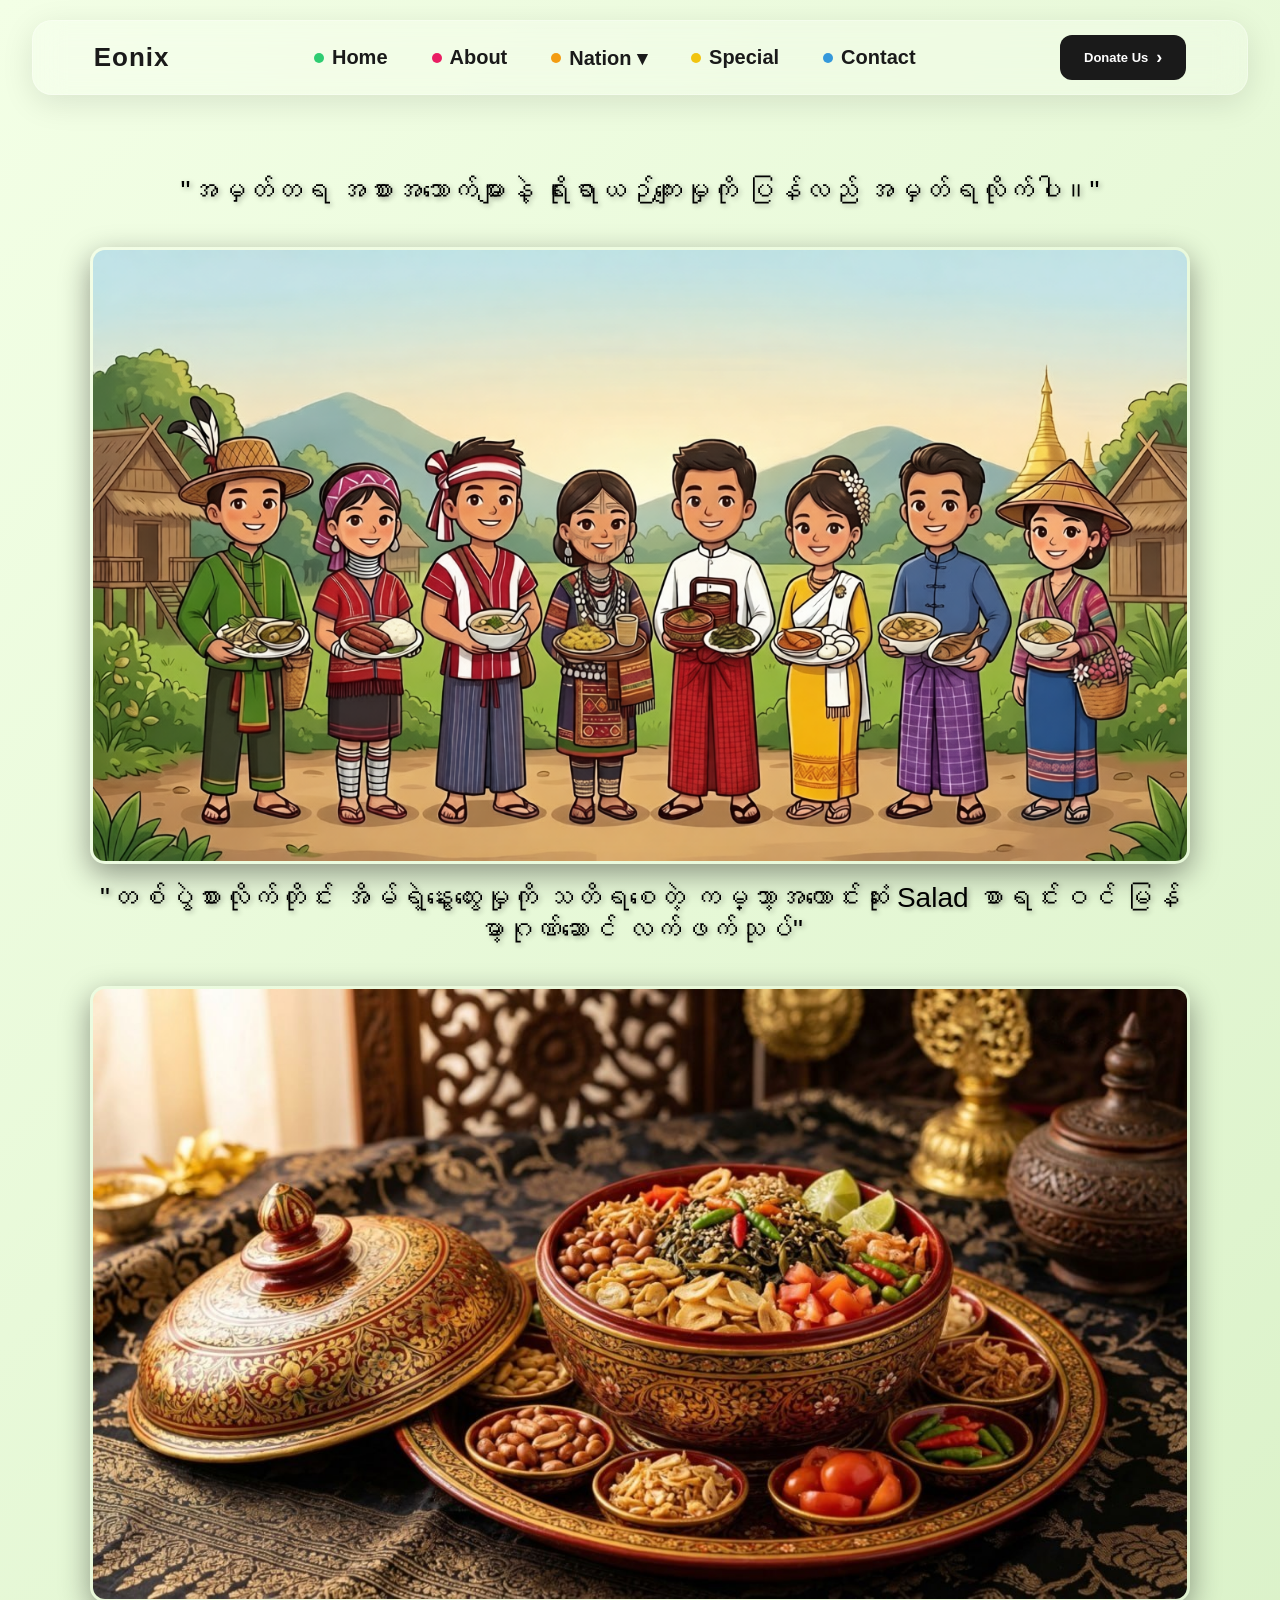
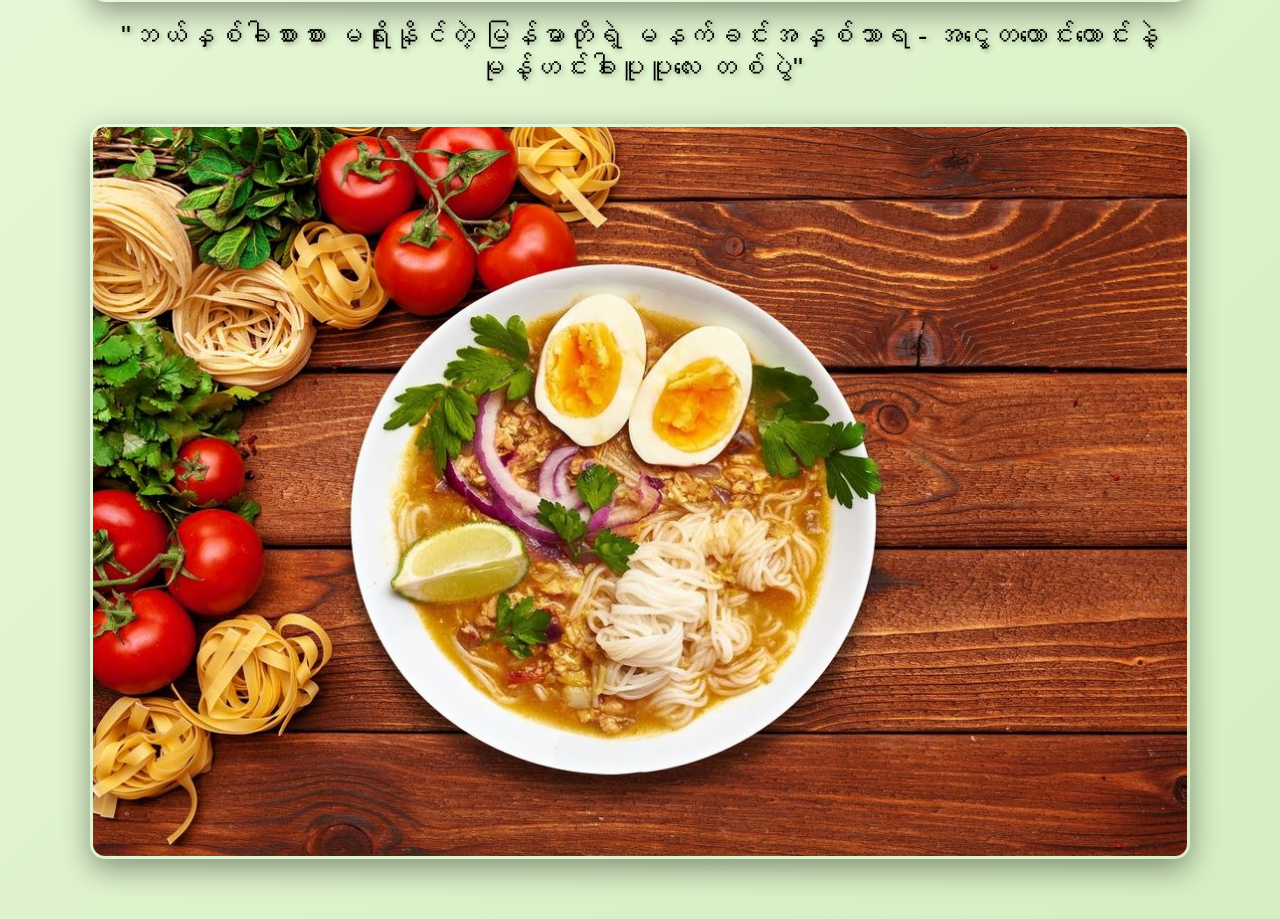
<file: index.html>
<!DOCTYPE html>
<html lang="en">
<head>
    <meta charset="UTF-8">
    <meta name="viewport" content="width=device-width, initial-scale=1.0">
    <title>Eonix - Modern Glass Website</title>
    <link rel="stylesheet" href="rehersal.css">
</head>
<body>

   <nav class="navbar">
        <div class="nav-container">
            <div class="logo">
                <a href="#" class="brand-name">Eonix</a>
            </div>

            <div class="menu-toggle" id="mobile-menu">
                <span class="bar"></span>
                <span class="bar"></span>
                <span class="bar"></span>
            </div>

            <ul class="nav-links" id="nav-list">
                <li class="nav-item green"><a href="index.html">Home</a></li>
                <li class="nav-item pink"><a href="home.html">About</a></li>
                
                <li class="nav-item orange dropdown">
                    <a href="javascript:void(0)" class="dropbtn" id="nationBtn">Nation ▾</a>
                    <ul class="dropdown-content" id="nationDropdown">
                        <li><a href="kashin.html">Kachin</a></li>
                        <li><a href="kayah.html">Kayah</a></li>
                        <li><a href="kayin.html">Kayin</a></li>
                        <li><a href="chin.html">Chin</a></li>
                        <li><a href="mon.html">Mon</a></li>
                        <li><a href="rakhine.html">Rakhine</a></li>
                        <li><a href="shan.html">Shan</a></li>
                        <li><a href="burma.html">Burma</a></li>
                    </ul>
                </li>

                <li class="nav-item yellow"><a href="special.html">Special</a></li>
                <li class="nav-item blue"><a href="contact.html">Contact</a></li>
                <li class="nav-mobile-cta"><a href="#" class="btn-free">Donate Us</a></li>
            </ul>

            <div class="nav-cta">
                <a href="#" class="btn-free">Donate Us<span class="arrow">›</span></a>
            </div>
        </div>
    </nav>

        <main class="hero-section">
            <div class="container content-center">
                <h1 class="welcomemessage">"အမှတ်တရ အစားအသောက်များနဲ့ ရိုးရာယဉ်ကျေးမှုကို ပြန်လည် အမှတ်ရလိုက်ပါ။"</h1>
                
                <div class="banner-box1">
                    <img src="bunderone.jpg" alt="Myanmar Culture Banner" class="banner-img1">
                </div><br>
                <h1 class="welcomemessage">"တစ်ပွဲစားလိုက်တိုင်း အိမ်ရဲ့နွေးထွေးမှုကို သတိရစေတဲ့ ကမ္ဘာ့အကောင်းဆုံး Salad စာရင်းဝင် မြန်မာ့ဂုဏ်ဆောင် လက်ဖက်သုပ်"</h1>
                <div class = "banner-box2">
                    <img src="bunnertwo.jpg" alt="Myanmar Culture LatFat" class="banner-img2">
                </div><br>
                <h1 class="welcomemessage">"ဘယ်နှစ်ခါစားစား မရိုးနိုင်တဲ့ မြန်မာတိုရဲ့ မနက်ခင်းအနှစ်သာရ - အငွေ့တထောင်းထောင်းနဲ့ မုန့်ဟင်းခါးပူပူလေး တစ်ပွဲ"</h1>
                <div class = "banner-box3">
                    <img src="bannerthree.jpg" alt="Myanmar Culture MontHinKhar" class="banner-img3">
                </div>
            </div>
        </main>
    

    <script>
        // Hamburger Menu Logic
        const menu = document.querySelector('#mobile-menu');
        const navLinks = document.querySelector('#nav-list');

        menu.addEventListener('click', () => {
            menu.classList.toggle('is-active');
            navLinks.classList.toggle('active');
        });

        // Dropdown Logic
        const nationBtn = document.getElementById('nationBtn');
        const nationDropdown = document.getElementById('nationDropdown');

        nationBtn.addEventListener('click', (e) => {
            e.stopPropagation();
            nationDropdown.classList.toggle('show');
        });

        window.onclick = function(event) {
            if (!event.target.matches('.dropbtn')) {
                if (nationDropdown.classList.contains('show')) {
                    nationDropdown.classList.remove('show');
                }
            }
        }
    </script>
</body>
</html>
</file>
<file: rehersal.css>
/* --- Global Reset & Smooth Transition --- */
* {
    margin: 0;
    padding: 0;
    box-sizing: border-box;
    list-style: none !important;
    text-decoration: none;
    transition: all 0.3s ease-in-out; /* Animation အားလုံး ညင်သာစေရန် */
}

body {
    font-family: 'Segoe UI', Tahoma, Geneva, Verdana, sans-serif;
    background: linear-gradient(135deg, #f3ffe6 0%, #d4eec1 100%);
    min-height: 100vh;
}

/* --- Navbar Glass Style --- */
.navbar {
    background: rgba(255, 255, 255, 0.2); 
    height: 75px;
    width: 95%;
    max-width: 1300px;
    margin: 20px auto;
    position: sticky;
    top: 20px;
    z-index: 1000;
    display: flex;
    align-items: center;
    backdrop-filter: blur(15px);
    -webkit-backdrop-filter: blur(15px);
    border: 1px solid rgba(255, 255, 255, 0.3);
    border-radius: 20px;
    box-shadow: 0 8px 32px rgba(0, 0, 0, 0.1);
}

.nav-container {
    width: 90%;
    margin: 0 auto;
    display: flex;
    justify-content: space-between;
    align-items: center;
}

/* Logo */
.brand-name {
    color: #1a1a1a;
    font-weight: 800;
    font-size: 26px;
    letter-spacing: 1px;
}
.brand-name:hover {
    color: #3498db;
    transform: scale(1.05);
    text-shadow: 0 0 10px rgba(52, 152, 219, 0.3);
}

/* Nav Links */
.nav-links {
    display: flex;
    align-items: center;
}

.nav-item {
    display: flex;
    align-items: center;
    margin: 0 10px;
    padding: 8px 12px;
    border-radius: 12px;
}

.nav-item:hover {
    background: rgba(255, 255, 255, 0.4);
    transform: translateY(-3px);
    box-shadow: 0 5px 15px rgba(0, 0, 0, 0.05);
}

/* Color Circles */
.nav-item::before {
    content: '';
    width: 10px;
    height: 10px;
    margin-right: 8px;
    border-radius: 50%;
}
.green::before  { background-color: #2ecc71; }
.pink::before   { background-color: #e91e63; }
.orange::before { background-color: #f39c12; }
.yellow::before { background-color: #f1c40f; }
.blue::before   { background-color: #3498db; }

.nav-item a {
    color: #1a1a1a;
    font-size: 20px;
    font-weight: 600;
}

/* CTA Button */
.btn-free {
    background: #1a1a1a;
    color: #fff !important;
    padding: 12px 24px;
    font-weight: 700;
    font-size: 13px;
    border-radius: 12px;
    display: flex;
    align-items: center;
}
.btn-free:hover {
    transform: translateY(-5px) scale(1.03);
    box-shadow: 0 10px 20px rgba(0,0,0,0.2);
}
.arrow { margin-left: 8px; font-size: 18px; }

/* Dropdown */
.dropdown { position: relative; }
.dropdown-content {
    display: none;
    position: absolute;
    background: rgba(255, 255, 255, 0.9);
    min-width: 180px;
    top: 50px;
    left: 0;
    border-radius: 15px;
    box-shadow: 0 15px 35px rgba(0,0,0,0.1);
    padding: 10px 0;
    backdrop-filter: blur(10px);
}
.dropdown-content li a {
    padding: 12px 20px;
    display: block;
    color: #333 !important;
}
.dropdown-content li a:hover {
    background: rgba(52, 152, 219, 0.1);
    color: #3498db !important;
    padding-left: 25px; /* Hover လုပ်ရင် စာသားလေး ရွေ့သွားစေရန် */
}
.show { display: block !important; }

/* --- Mobile View & Hamburger --- */
.menu-toggle { display: none; cursor: pointer; }
.menu-toggle .bar {
    width: 25px; height: 3px;
    background-color: #1a1a1a;
    margin: 5px 0;
}

.nav-mobile-cta { display: none; }

@media (max-width: 950px) {
    /* Navbar ကို ဖုန်း screen မှာ သေချာမြင်ရအောင် ပြန်ပြင်ခြင်း */
    .navbar {
        height: 65px; /* Navbar အမြင့်ကို နည်းနည်းလျှော့မယ် */
        width: 92%;
        margin: 10px auto; /* အပေါ်ကနေ နည်းနည်းပဲ ခွာမယ် */
        background: rgba(255, 255, 255, 0.8) !important; /* ဖုန်းမှာ ပိုထင်အောင် opacity တင်လိုက်ပါ */
        padding: 0 15px;
    }

    .menu-toggle {
        display: block; /* Hamburger icon ကို ပြမယ် */
        z-index: 1001;
    }

    .nav-cta {
        display: none; /* Desktop က button ကို ဖျောက်ထားမယ် */
    }

    /* ဖုန်းမှာ ပေါ်လာမယ့် Menu List ပုံစံ */
    .nav-links {
        position: fixed;
        right: -100%; /* အစမှာ ဖျောက်ထားမယ် */
        top: 0;
        flex-direction: column;
        background: rgba(255, 255, 255, 0.98); /* Menu ဖွင့်ရင် နောက်ခံကို အဖြူရောင် လုံးဝပေးမယ် */
        backdrop-filter: blur(20px);
        width: 80%; /* Screen ရဲ့ ၈၀ ရာခိုင်နှုန်းအပြည့် ယူမယ် */
        height: 100vh;
        padding-top: 80px;
        transition: 0.5s cubic-bezier(0.77,0.2,0.05,1.0);
        box-shadow: -10px 0 30px rgba(0,0,0,0.1);
        z-index: 1000;
    }

    .nav-links.active {
        right: 0; /* Menu ပွင့်လာတဲ့အခါ */
    }

    .nav-item {
        margin: 15px 0;
        width: 100%;
        justify-content: flex-start;
        padding-left: 30px;
    }

    .nav-item a {
        font-size: 18px; /* စာလုံးအရွယ်အစားကို ဖုန်းနဲ့အဆင်ပြေအောင် ညှိမယ် */
        width: 100%;
    }

    .nav-mobile-cta {
        display: block;
        margin-top: 20px;
        padding: 0 30px;
    }
}

.container {
    width: 90%;
    max-width: 1100px; 
    margin: 0 auto;
    display: flex;
    align-items: center;
}
.hero-section {
    padding: 60px 0;
}

.content-center {
    flex-direction: column; /* စာနဲ့ ပုံကို အပေါ်အောက် ထားဖို့ */
    text-align: center;
}

.welcomemessage {
    font-size: 28px;
    color: #000000;
    margin-bottom: 40px;
    font-weight: 500;
    text-shadow: 2px 2px 5px rgba(0,0,0,0.3);
}
.BrandName{
    font-size: 30px;
    text-shadow: #000000;
    font-weight: bold;

}

/* --- Banner Styling --- */
.banner-box1 {
    width: 100%;
    border-radius: 15px;
    overflow: hidden;
    box-shadow: 0 10px 30px rgba(0,0,0,0.4);
    border: 3px solid rgba(255, 255, 255, 0.1);
}

.banner-img1 {
    width: 100%;
    height: auto;
    display: block;
    transition: transform 0.5s ease;
}

.banner-img1:hover {
    transform: scale(1.02); /* ပုံပေါ် mouse တင်ရင် နည်းနည်း ကြွလာမယ် */
}
.banner-box2 {
    width: 100%;
    border-radius: 15px;
    overflow: hidden;
    box-shadow: 0 10px 30px rgba(0,0,0,0.4);
    border: 3px solid rgba(255, 255, 255, 0.1);
}

.banner-img2 {
    width: 100%;
    height: auto;
    display: block;
    transition: transform 0.5s ease;
}

.banner-img2:hover {
    transform: scale(1.02); /* ပုံပေါ် mouse တင်ရင် နည်းနည်း ကြွလာမယ် */
}
.banner-box3 {
    width: 100%;
    border-radius: 15px;
    overflow: hidden;
    box-shadow: 0 10px 30px rgba(0,0,0,0.4);
    border: 3px solid rgba(255, 255, 255, 0.1);
}

.banner-img3 {
    width: 100%;
    height: auto;
    display: block;
    transition: transform 0.5s ease;
}

.banner-img3:hover {
    transform: scale(1.02); /* ပုံပေါ် mouse တင်ရင် နည်းနည်း ကြွလာမယ် */
}
</file>
